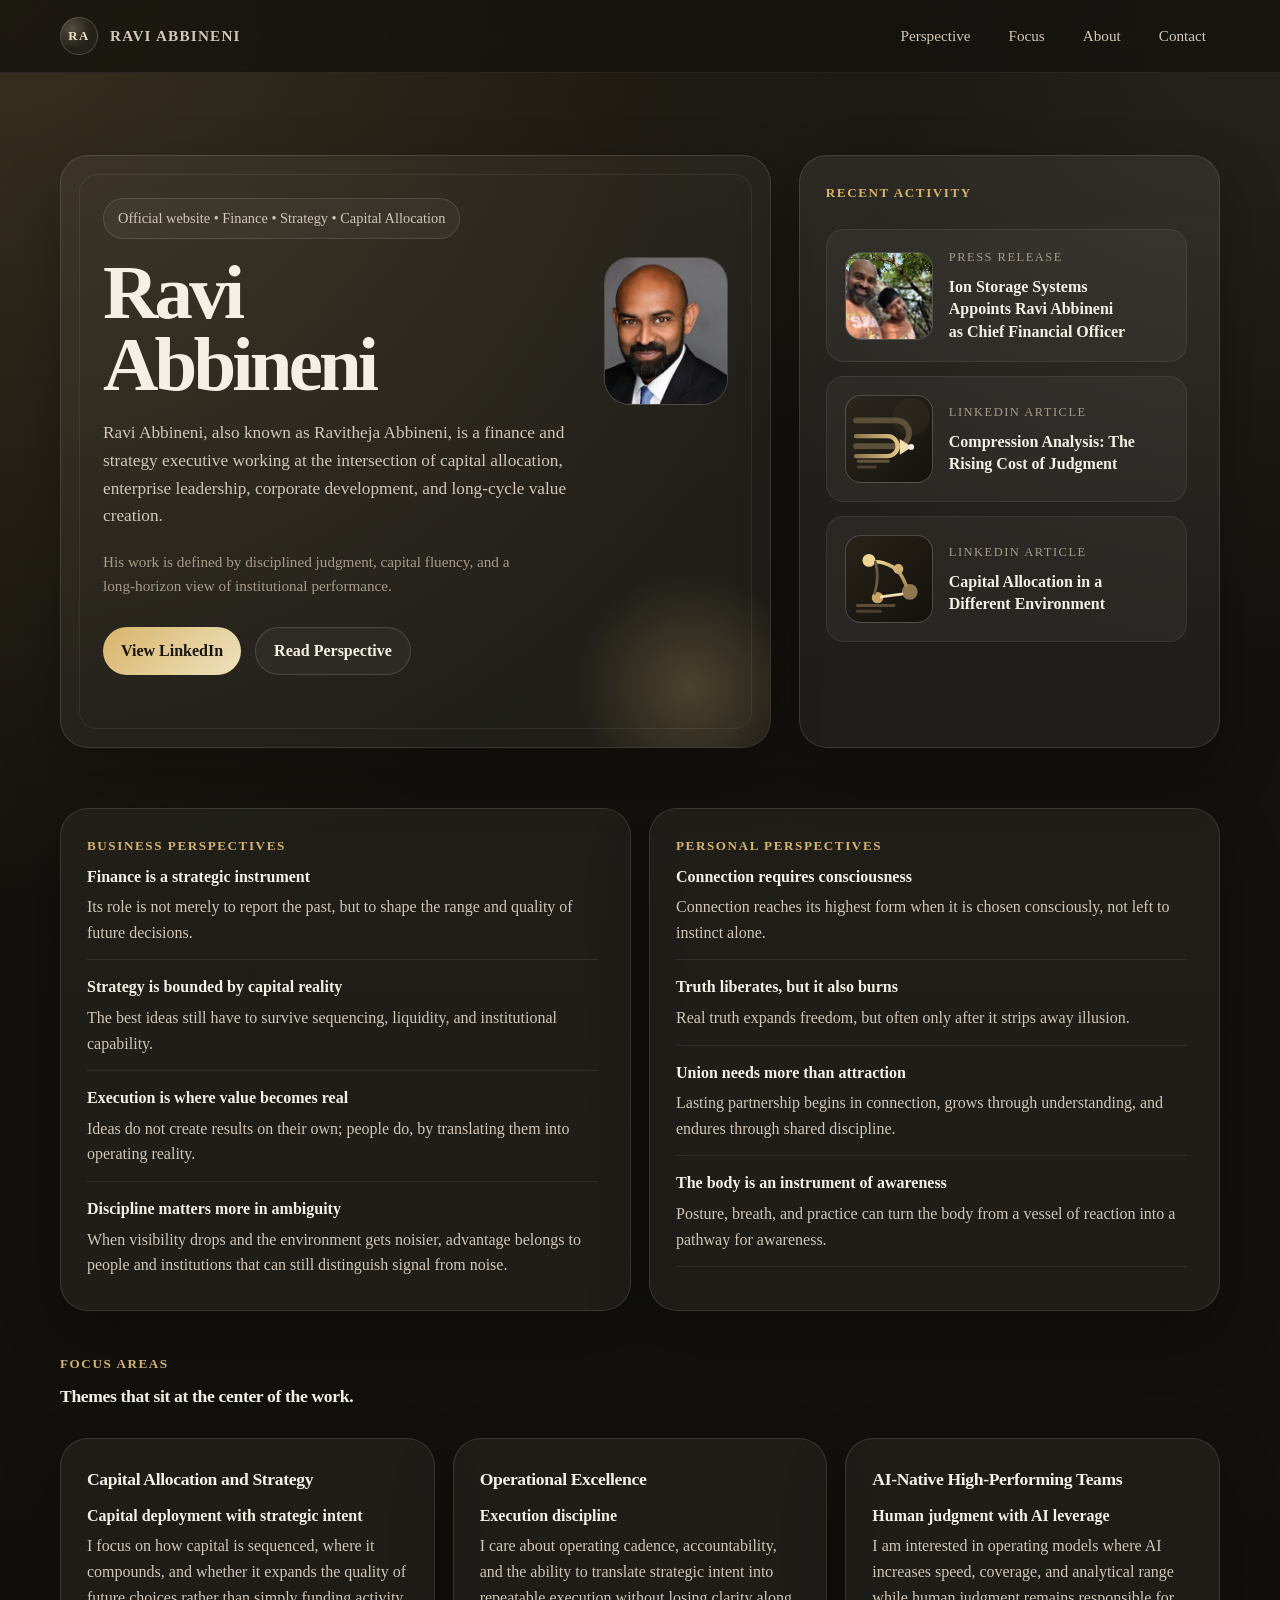
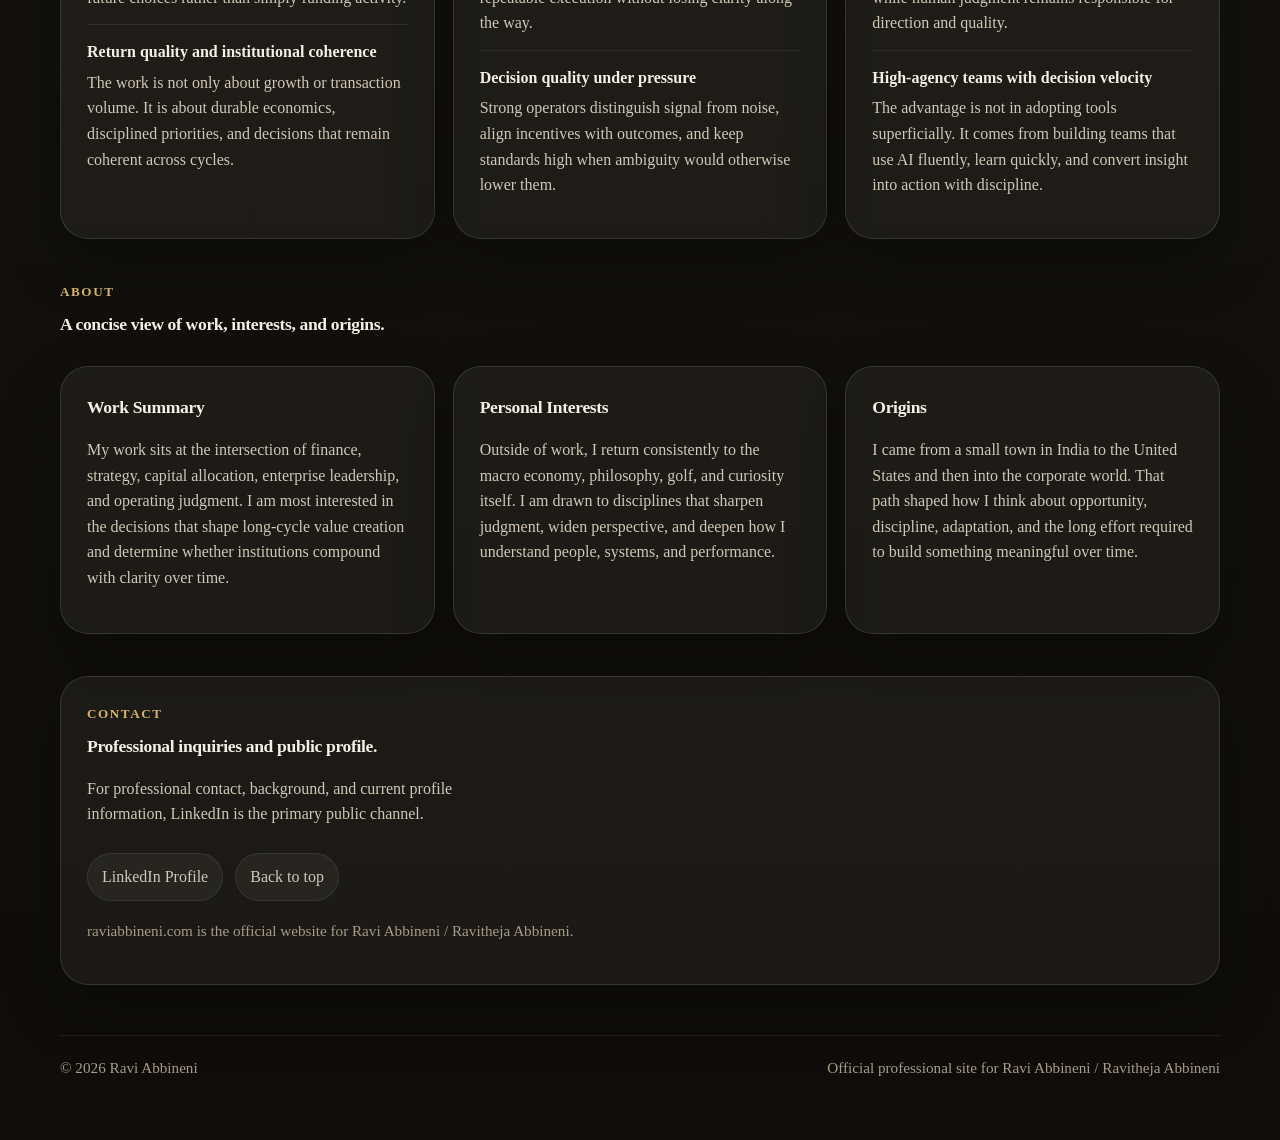
<file: index.html>
<!DOCTYPE html>
<html lang="en">
<head>
  <meta name="google-site-verification" content="5SG7WPoFfY6YnbVgUBdAU_RA-zIXEjYLqYSCJBYs27s" />
  <meta charset="UTF-8" />
  <meta name="viewport" content="width=device-width, initial-scale=1.0" />

  <title>Ravi Abbineni | Finance, Strategy, and Capital Allocation</title>
  <meta name="description" content="Official website of Ravi Abbineni, also known as Ravitheja Abbineni. Finance and strategy executive focused on capital allocation, enterprise leadership, and durable value creation." />
  <meta name="keywords" content="Ravi Abbineni, Ravitheja Abbineni, finance executive, strategy executive, capital allocation, corporate development, enterprise leadership" />
  <meta name="robots" content="index, follow" />
  <meta name="theme-color" content="#12110d" />
  <link rel="canonical" href="https://raviabbineni.com" />

  <meta property="og:title" content="Ravi Abbineni | Finance, Strategy, and Capital Allocation" />
  <meta property="og:description" content="Official website of Ravi Abbineni, a finance and strategy executive focused on capital allocation, enterprise leadership, and long-cycle value creation." />
  <meta property="og:type" content="website" />
  <meta property="og:url" content="https://raviabbineni.com" />
  <meta property="og:site_name" content="Ravi Abbineni" />
  <meta name="twitter:card" content="summary_large_image" />
  <meta name="twitter:title" content="Ravi Abbineni | Finance, Strategy, and Capital Allocation" />
  <meta name="twitter:description" content="Official website of Ravi Abbineni, a finance and strategy executive focused on capital allocation, enterprise leadership, and durable value creation." />

  <link rel="stylesheet" href="/assets/css/styles.css" />
  <script type="application/ld+json">
    {
      "@context": "https://schema.org",
      "@type": "Person",
      "name": "Ravi Abbineni",
      "alternateName": "Ravitheja Abbineni",
      "url": "https://raviabbineni.com",
      "jobTitle": "Finance and strategy executive",
      "sameAs": [
        "https://www.linkedin.com/in/ravi-abbineni-a930064/"
      ]
    }
  </script>
</head>
<body>
  <header class="topbar">
    <div class="shell nav">
      <a href="#top" class="brand brand-mark">
        <span class="brand-seal" aria-hidden="true">RA</span>
        <span id="brand-name">Ravi Abbineni</span>
      </a>
      <nav class="nav-links" aria-label="Primary">
        <a href="#experience">Perspective</a>
        <a href="#focus">Focus</a>
        <a href="#about">About</a>
        <a href="#connect">Contact</a>
      </nav>
    </div>
  </header>

  <main id="top">
    <section class="hero">
      <div class="shell hero-grid" id="hero-grid">
        <div class="hero-main reveal" id="hero-main">
          <div class="hero-copy-wrap">
            <div class="eyebrow" id="hero-eyebrow"></div>
            <div class="hero-title-row">
              <div>
                <h1 id="hero-headline"></h1>
                <p class="hero-copy" id="hero-subheadline"></p>
                <p class="hero-note" id="hero-note" hidden></p>
              </div>
              <div class="hero-monogram">
                <img class="hero-portrait" src="/assets/ravi-portrait.webp" alt="Portrait of Ravi Abbineni" />
              </div>
            </div>
            <div class="cta-row">
              <a class="button" id="hero-cta-primary" href="#"></a>
              <a class="button-secondary" id="hero-cta-secondary" href="#"></a>
            </div>
          </div>
        </div>

        <aside class="hero-side reveal" id="activity-shell" aria-label="Recent activity" hidden>
          <div class="section-kicker" id="activity-kicker"></div>
          <div class="activity-panel scroll-panel">
            <ul class="activity-list" id="activity-list"></ul>
          </div>
        </aside>
      </div>
    </section>

    <section id="experience" hidden>
      <div class="shell grid-2">
        <article class="panel reveal">
          <div class="section-kicker" id="perspective-business-kicker"></div>
          <div class="scroll-panel">
            <ul class="timeline" id="perspective-business-list"></ul>
          </div>
        </article>

        <article class="panel reveal">
          <div class="section-kicker" id="perspective-personal-kicker"></div>
          <div class="scroll-panel">
            <ul class="insight-list" id="perspective-personal-list"></ul>
          </div>
        </article>
      </div>
    </section>

    <section id="focus" hidden>
      <div class="shell">
        <div class="section-header reveal">
          <div>
            <div class="section-kicker" id="focus-kicker"></div>
            <h2 class="section-title" id="focus-heading"></h2>
          </div>
        </div>

        <div class="grid-3" id="focus-cards"></div>
      </div>
    </section>

    <section id="about" hidden>
      <div class="shell">
        <div class="section-header reveal">
          <div>
            <div class="section-kicker" id="about-kicker"></div>
            <h2 class="section-title" id="about-heading"></h2>
          </div>
        </div>

        <div class="grid-3" id="about-cards"></div>
      </div>
    </section>

    <section id="connect" hidden>
      <div class="shell">
        <article class="panel reveal">
          <div class="section-kicker" id="connect-kicker"></div>
          <h2 class="section-title" id="connect-heading"></h2>
          <p class="section-copy contact-copy" id="connect-copy"></p>
          <div class="link-row">
            <a class="chip-link" id="connect-linkedin" href="#"></a>
            <a class="chip-link" id="connect-back-to-top" href="#top"></a>
          </div>
          <p class="contact-note" id="connect-note"></p>
        </article>
      </div>
    </section>
  </main>

  <footer class="footer">
    <div class="shell footer-inner">
      <div>&copy; <span id="year"></span> <span id="footer-name">Ravi Abbineni</span></div>
      <div id="footer-identity"></div>
    </div>
  </footer>

  <script src="/assets/js/site.js"></script>
</body>
</html>
</file>
<file: assets/css/styles.css>
:root {
  --bg: #12110d;
  --bg-soft: #1b1a15;
  --bg-deep: #0d0c09;
  --panel: rgba(248, 243, 234, 0.05);
  --border: rgba(248, 243, 234, 0.12);
  --text: #f5f0e6;
  --muted: #d2c7b8;
  --faint: #a99b88;
  --accent: #d7b46a;
  --accent-soft: #efe2be;
  --shadow: 0 24px 60px rgba(0, 0, 0, 0.28);
  --radius-lg: 28px;
  --radius-md: 18px;
  --max: 1160px;
}

* {
  box-sizing: border-box;
}

html {
  scroll-behavior: smooth;
}

body {
  margin: 0;
  font-family: "Iowan Old Style", "Palatino Linotype", "Book Antiqua", Palatino, Georgia, serif;
  color: var(--text);
  background:
    radial-gradient(circle at top left, rgba(215, 180, 106, 0.18), transparent 30%),
    radial-gradient(circle at top right, rgba(255, 237, 196, 0.08), transparent 22%),
    linear-gradient(180deg, #15130f 0%, #12110d 50%, #0e0d0a 100%);
  line-height: 1.6;
  min-height: 100vh;
}

body::before {
  content: "";
  position: fixed;
  inset: 0;
  pointer-events: none;
  opacity: 0.32;
  background-image:
    linear-gradient(rgba(255, 255, 255, 0.025) 1px, transparent 1px),
    linear-gradient(90deg, rgba(255, 255, 255, 0.025) 1px, transparent 1px);
  background-size: 72px 72px;
  mask-image: linear-gradient(180deg, rgba(0, 0, 0, 0.78), transparent 85%);
}

a {
  color: inherit;
  text-decoration: none;
}

img {
  display: block;
  max-width: 100%;
}

[hidden] {
  display: none !important;
}

.shell {
  width: min(calc(100% - 32px), var(--max));
  margin: 0 auto;
}

.topbar {
  position: sticky;
  top: 0;
  z-index: 50;
  backdrop-filter: blur(18px);
  background: rgba(18, 17, 13, 0.72);
  border-bottom: 1px solid rgba(248, 243, 234, 0.08);
}

.nav {
  display: flex;
  align-items: center;
  justify-content: space-between;
  gap: 16px;
  min-height: 72px;
}

.brand {
  font-size: 0.95rem;
  font-weight: 700;
  letter-spacing: 0.08em;
  text-transform: uppercase;
  color: var(--muted);
}

.brand-mark {
  display: inline-flex;
  align-items: center;
  gap: 12px;
}

.brand-seal {
  width: 38px;
  height: 38px;
  display: inline-grid;
  place-items: center;
  border-radius: 50%;
  border: 1px solid rgba(248, 243, 234, 0.18);
  background:
    radial-gradient(circle at 30% 30%, rgba(239, 226, 190, 0.24), transparent 55%),
    rgba(248, 243, 234, 0.04);
  color: var(--accent-soft);
  font-size: 0.8rem;
  letter-spacing: 0.12em;
}

.nav-links {
  display: flex;
  flex-wrap: wrap;
  gap: 10px;
}

.nav-links a {
  color: var(--muted);
  padding: 10px 14px;
  border-radius: 999px;
  transition: 180ms ease;
  font-size: 0.95rem;
}

.nav-links a:hover,
.nav-links a:focus-visible {
  color: var(--text);
  background: rgba(248, 243, 234, 0.08);
}

.hero {
  padding: 82px 0 42px;
}

.hero-grid {
  display: grid;
  grid-template-columns: 1.35fr 0.8fr;
  gap: 28px;
  align-items: stretch;
}

.hero-grid--single {
  grid-template-columns: 1fr;
}

.hero-main,
.hero-side,
.panel {
  background: var(--panel);
  border: 1px solid var(--border);
  border-radius: var(--radius-lg);
  box-shadow: var(--shadow);
}

.hero-main {
  padding: 42px;
  position: relative;
  overflow: hidden;
}

.hero-main::before {
  content: "";
  position: absolute;
  inset: 18px;
  border: 1px solid rgba(248, 243, 234, 0.08);
  border-radius: calc(var(--radius-lg) - 10px);
  pointer-events: none;
}

.hero-main::after {
  content: "";
  position: absolute;
  inset: auto -40px -60px auto;
  width: 240px;
  height: 240px;
  background: radial-gradient(circle, rgba(215, 180, 106, 0.24), transparent 68%);
  pointer-events: none;
}

.hero-copy-wrap {
  position: relative;
  z-index: 1;
}

.eyebrow {
  display: inline-flex;
  align-items: center;
  gap: 10px;
  padding: 8px 14px;
  border: 1px solid rgba(248, 243, 234, 0.12);
  border-radius: 999px;
  color: var(--muted);
  background: rgba(248, 243, 234, 0.04);
  font-size: 0.9rem;
  margin-bottom: 18px;
}

h1,
h2,
h3 {
  font-weight: 600;
}

.hero-title-row {
  display: grid;
  grid-template-columns: 1fr auto;
  gap: 24px;
  align-items: start;
}

h1 {
  font-size: clamp(2.8rem, 6vw, 5.4rem);
  line-height: 0.94;
  letter-spacing: -0.05em;
  margin: 0 0 18px;
  max-width: 10ch;
}

.hero-monogram {
  width: 124px;
  min-height: 148px;
  padding: 0;
  border-radius: 26px;
  border: 1px solid rgba(248, 243, 234, 0.12);
  background:
    linear-gradient(180deg, rgba(248, 243, 234, 0.06), rgba(248, 243, 234, 0.02)),
    rgba(248, 243, 234, 0.03);
  overflow: hidden;
  display: grid;
  place-items: center;
}

.hero-portrait {
  width: 100%;
  height: 100%;
  object-fit: cover;
  object-position: center top;
}

.hero-copy {
  font-size: 1.08rem;
  color: var(--muted);
  max-width: 60ch;
  margin-bottom: 28px;
}

.hero-note {
  max-width: 56ch;
  margin-top: -8px;
  margin-bottom: 28px;
  color: var(--faint);
  font-size: 0.95rem;
}

.cta-row {
  display: flex;
  flex-wrap: wrap;
  gap: 14px;
  margin-bottom: 30px;
}

.button,
.button-secondary {
  display: inline-flex;
  align-items: center;
  justify-content: center;
  min-height: 48px;
  padding: 0 18px;
  border-radius: 999px;
  font-weight: 600;
  transition: transform 180ms ease, background 180ms ease, border-color 180ms ease;
}

.button {
  background: linear-gradient(135deg, var(--accent), var(--accent-soft));
  color: #19150c;
}

.button-secondary {
  border: 1px solid rgba(248, 243, 234, 0.14);
  color: var(--text);
  background: rgba(248, 243, 234, 0.04);
}

.button:hover,
.button:hover:focus-visible,
.button-secondary:hover,
.button-secondary:focus-visible,
.chip-link:hover,
.chip-link:focus-visible,
.activity-link:hover,
.activity-link:focus-visible {
  transform: translateY(-1px);
}

.hero-side {
  padding: 26px;
  display: flex;
  flex-direction: column;
  gap: 18px;
  background:
    linear-gradient(180deg, rgba(248, 243, 234, 0.04), rgba(248, 243, 234, 0.02)),
    rgba(248, 243, 234, 0.03);
}

.activity-panel {
  max-height: 420px;
  padding-right: 6px;
}

.activity-list {
  list-style: none;
  padding: 0;
  margin: 0;
}

.activity-list li + li {
  margin-top: 14px;
}

.activity-link {
  display: grid;
  grid-template-columns: 88px minmax(0, 1fr);
  align-items: center;
  gap: 16px;
  padding: 18px;
  border-radius: var(--radius-md);
  background: rgba(248, 243, 234, 0.04);
  border: 1px solid rgba(248, 243, 234, 0.08);
  transition: transform 180ms ease, border-color 180ms ease, background 180ms ease;
}

.activity-link:hover,
.activity-link:focus-visible {
  border-color: rgba(239, 226, 190, 0.24);
  background: rgba(248, 243, 234, 0.06);
}

.activity-thumb {
  width: 88px;
  height: 88px;
  border-radius: 16px;
  overflow: hidden;
  border: 1px solid rgba(248, 243, 234, 0.1);
  background:
    linear-gradient(180deg, rgba(248, 243, 234, 0.08), rgba(248, 243, 234, 0.03)),
    rgba(248, 243, 234, 0.03);
  box-shadow: inset 0 1px 0 rgba(255, 255, 255, 0.03);
}

.activity-thumb-image {
  width: 100%;
  height: 100%;
  object-fit: cover;
}

.activity-copy {
  min-width: 0;
}

.activity-type {
  display: block;
  color: var(--faint);
  font-size: 0.78rem;
  text-transform: uppercase;
  letter-spacing: 0.12em;
  margin-bottom: 8px;
}

.activity-title {
  display: block;
  color: var(--text);
  font-weight: 600;
  line-height: 1.4;
  text-wrap: balance;
}

.section-title {
  margin: 0 0 10px;
  font-size: 1.1rem;
  letter-spacing: -0.02em;
}

.section-copy,
.body-copy,
li {
  color: var(--muted);
}

section {
  padding: 18px 0 24px;
  scroll-margin-top: 96px;
}

.section-header {
  display: flex;
  align-items: end;
  justify-content: space-between;
  gap: 18px;
  margin-bottom: 18px;
}

.section-kicker {
  color: var(--accent);
  text-transform: uppercase;
  font-size: 0.82rem;
  letter-spacing: 0.12em;
  margin-bottom: 8px;
  font-weight: 700;
}

.grid-3 {
  display: grid;
  grid-template-columns: repeat(3, minmax(0, 1fr));
  gap: 18px;
}

.grid-2 {
  display: grid;
  grid-template-columns: 1fr 1fr;
  gap: 18px;
}

.panel {
  padding: 26px;
  position: relative;
  overflow: hidden;
}

.focus-list,
.timeline,
.insight-list {
  list-style: none;
  padding: 0;
  margin: 0;
}

.focus-list li,
.timeline li,
.insight-list li {
  padding: 14px 0;
  border-top: 1px solid rgba(248, 243, 234, 0.08);
}

.focus-list li:first-child,
.timeline li:first-child,
.insight-list li:first-child {
  border-top: none;
  padding-top: 0;
}

.focus-title,
.timeline-title {
  display: block;
  color: var(--text);
  font-weight: 600;
  margin-bottom: 5px;
}

.scroll-panel {
  max-height: 420px;
  overflow: auto;
  padding-right: 6px;
  scroll-behavior: smooth;
}

.scroll-panel::-webkit-scrollbar {
  width: 10px;
}

.scroll-panel::-webkit-scrollbar-thumb {
  background: rgba(248, 243, 234, 0.12);
  border-radius: 999px;
}

.contact-copy {
  margin-bottom: 26px;
  max-width: 54ch;
}

.contact-note {
  margin-top: 18px;
  color: var(--faint);
  font-size: 0.95rem;
}

.link-row {
  display: flex;
  gap: 12px;
  flex-wrap: wrap;
}

.chip-link {
  display: inline-flex;
  align-items: center;
  gap: 8px;
  padding: 10px 14px;
  border-radius: 999px;
  background: rgba(248, 243, 234, 0.05);
  border: 1px solid rgba(248, 243, 234, 0.08);
  color: var(--muted);
  transition: 180ms ease;
}

.footer {
  padding: 26px 0 60px;
  color: var(--faint);
  font-size: 0.95rem;
}

.footer-inner {
  display: flex;
  justify-content: space-between;
  gap: 12px;
  flex-wrap: wrap;
  border-top: 1px solid rgba(248, 243, 234, 0.08);
  padding-top: 20px;
}

.reveal {
  opacity: 0;
  transform: translateY(18px);
  transition: opacity 500ms ease, transform 500ms ease;
}

.reveal.is-visible {
  opacity: 1;
  transform: translateY(0);
}

@media (prefers-reduced-motion: reduce) {
  html {
    scroll-behavior: auto;
  }

  .reveal,
  .reveal.is-visible,
  .button,
  .button-secondary,
  .chip-link,
  .activity-link {
    opacity: 1;
    transform: none;
    transition: none;
  }
}

@media (max-width: 980px) {
  .hero-grid,
  .hero-grid--single,
  .grid-3,
  .grid-2 {
    grid-template-columns: 1fr;
  }

  .hero-title-row {
    grid-template-columns: 1fr;
  }

  .hero-monogram {
    width: 100%;
    min-height: auto;
  }
}

@media (max-width: 640px) {
  .hero {
    padding-top: 48px;
  }

  .hero-main,
  .hero-side,
  .panel {
    padding: 22px;
  }

  .nav {
    padding: 10px 0;
    align-items: flex-start;
    flex-direction: column;
  }

  .section-header {
    align-items: flex-start;
    flex-direction: column;
  }

  .activity-link {
    grid-template-columns: 72px minmax(0, 1fr);
    gap: 14px;
    padding: 14px;
  }

  .activity-thumb {
    width: 72px;
    height: 72px;
  }
}
</file>
